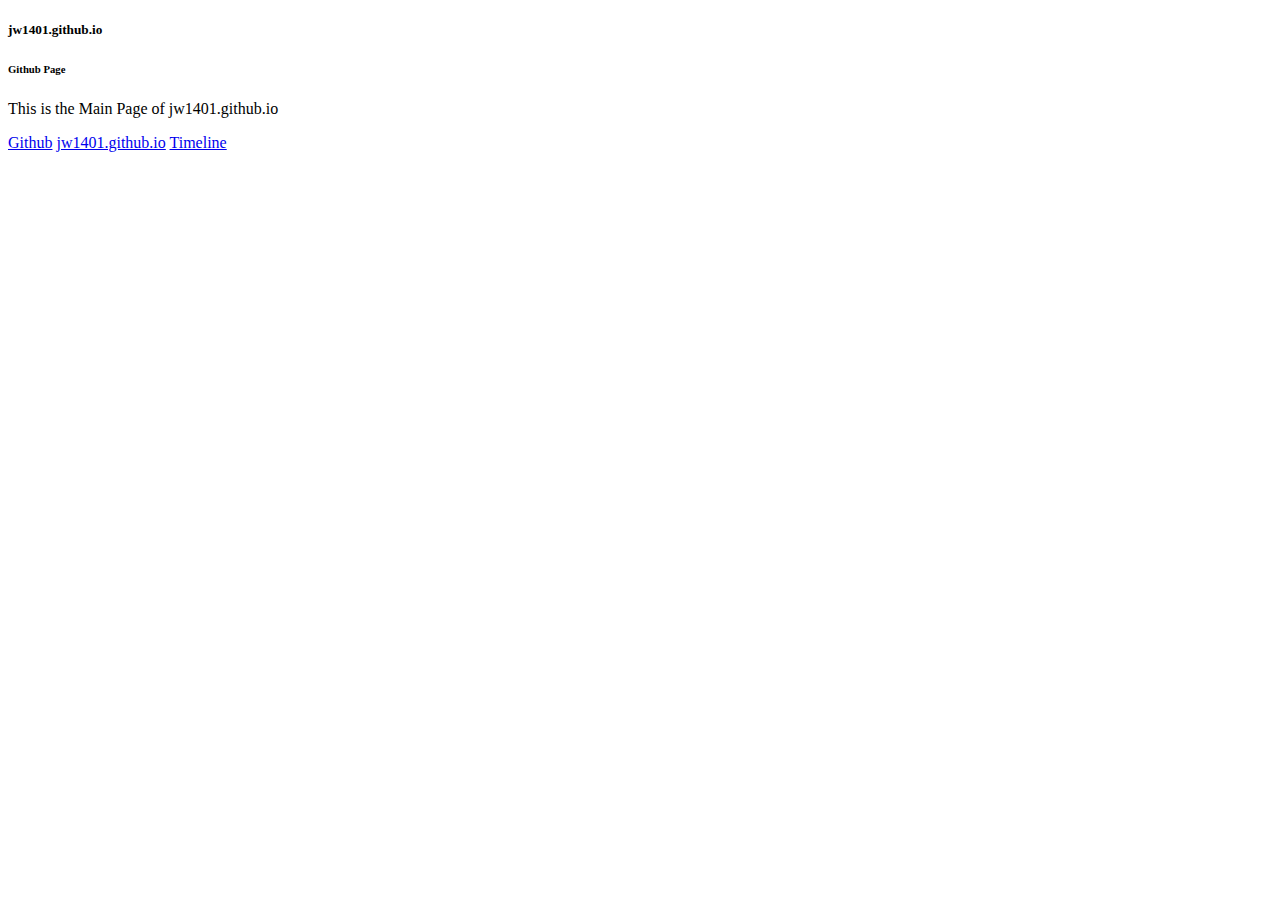
<file: index.html>
<!doctype html>
<html lang="en" style="min-height: 100%;height: 100%;">

<head>
    <meta charset="utf-8">
    <meta name="viewport" content="width=device-width, initial-scale=1">
    <title>jw1401.github.io</title>
    <link href="https://cdn.jsdelivr.net/npm/bootstrap@5.3.1/dist/css/bootstrap.min.css" rel="stylesheet"
        integrity="sha384-4bw+/aepP/YC94hEpVNVgiZdgIC5+VKNBQNGCHeKRQN+PtmoHDEXuppvnDJzQIu9" crossorigin="anonymous">
</head>

<body style="min-height: 100%;height: 100%;">

    <div class="container h-100">
        <div class="row align-items-center h-100">
            <div class="col-12 col-md-10 col-lg-8 mx-auto">

                <div class="card text-center">
                    <div class="card-body">
                        <h5 class="card-title">jw1401.github.io</h5>
                        <h6 class="card-subtitle mb-2 text-muted">Github Page</h6>
                        <p class="card-text">This is the Main Page of jw1401.github.io</p>
                        <a href="https://www.github.com" class="card-link">Github</a>
                        <a href="https://jw1401.github.io" class="card-link">jw1401.github.io</a>
                        <a href="https://jw1401.github.io/timeline.html" class="card-link">Timeline</a>
                    </div>
                </div>

            </div>
        </div>
    </div>

    <script src="https://cdn.jsdelivr.net/npm/bootstrap@5.3.1/dist/js/bootstrap.bundle.min.js"
        integrity="sha384-HwwvtgBNo3bZJJLYd8oVXjrBZt8cqVSpeBNS5n7C8IVInixGAoxmnlMuBnhbgrkm"
        crossorigin="anonymous"></script>
</body>

</html>
</file>
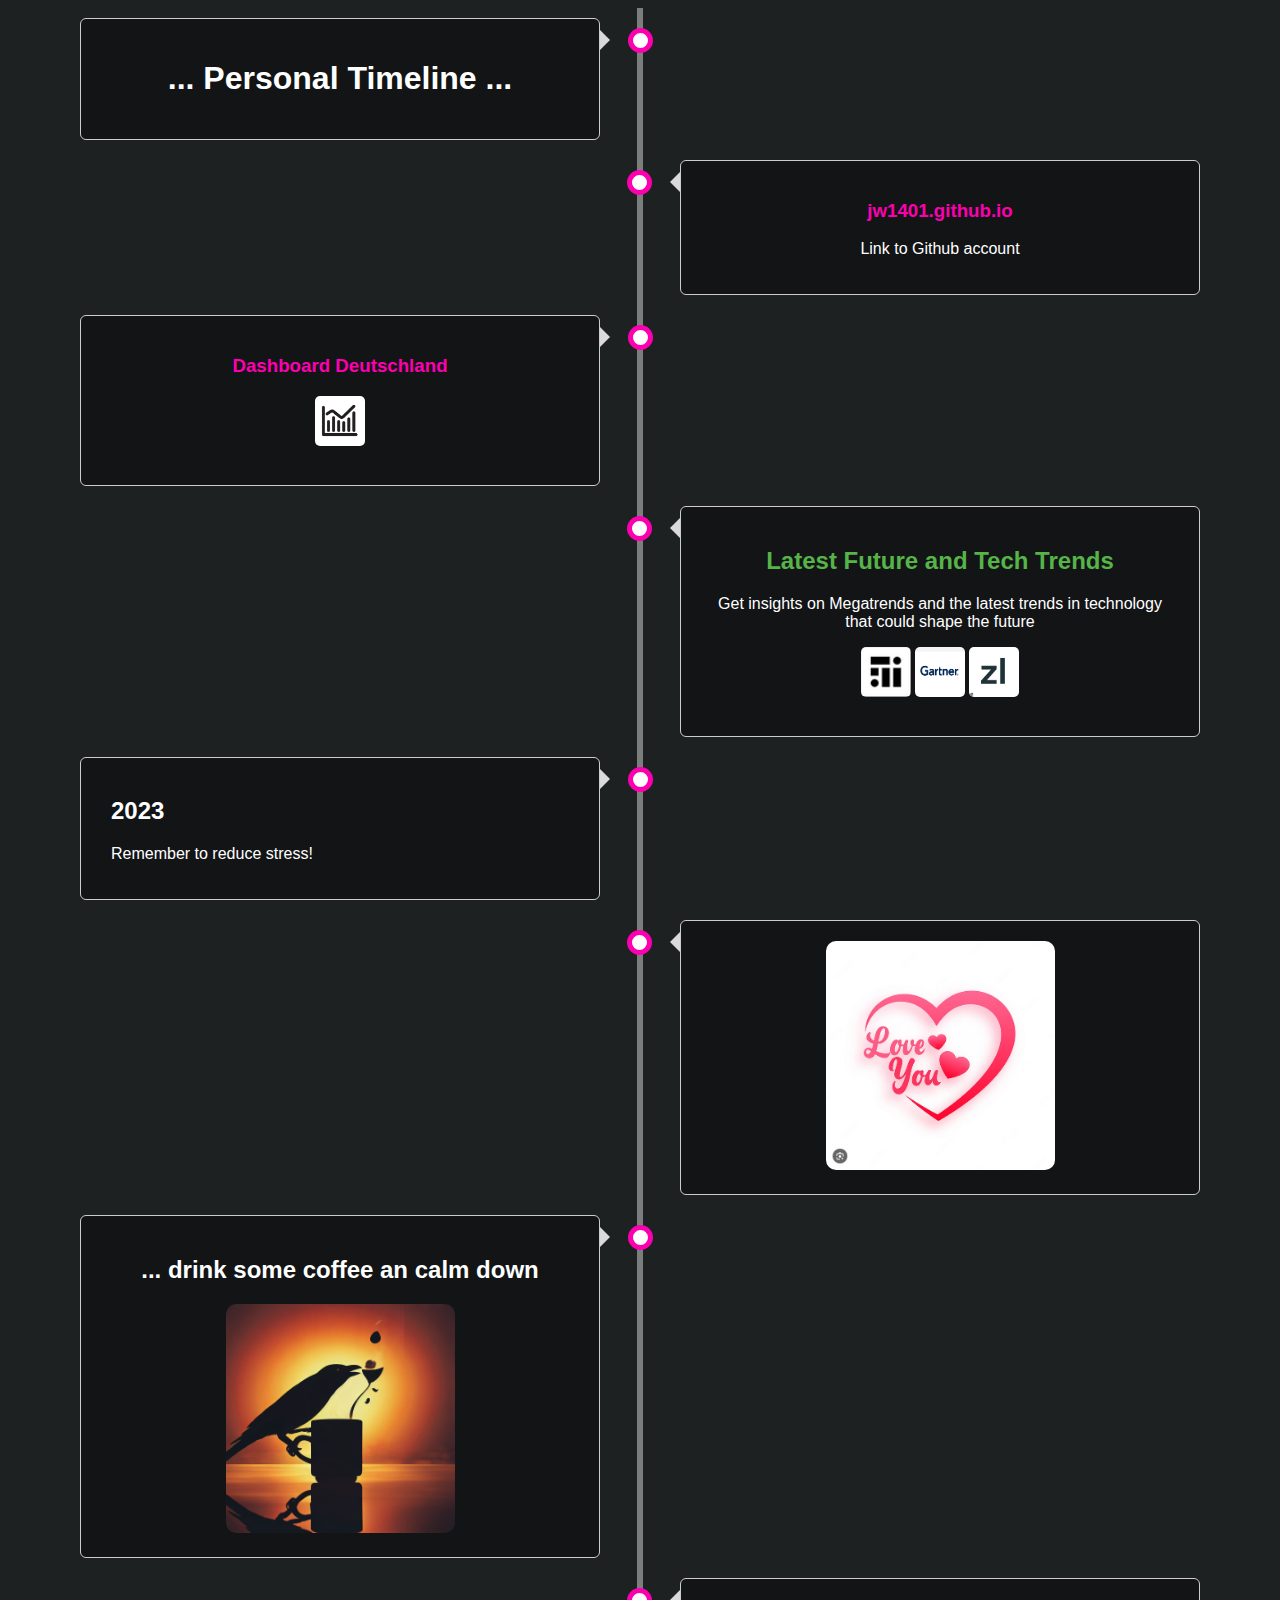
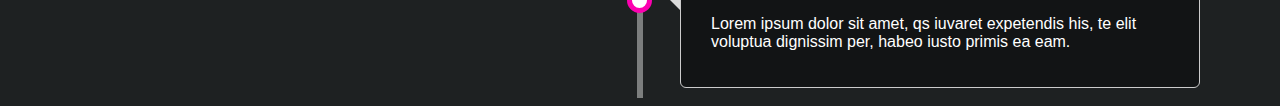
<file: timeline.html>
<!DOCTYPE html>
<html>

<head>
  <meta name="viewport" content="width=device-width, initial-scale=1.0">
  <link rel="stylesheet" type="text/css" href="style.css">
</head>

<body>

  <div class="timeline">
    <div class="container left">
      <div class="content" style="text-align: center;">
        <h1>... Personal Timeline ...</h1>

      </div>
    </div>

    <div class="container right">
      <div class="content" style="text-align:center">
        <a href="https://jw1401.github.io" target="_blank">
          <h3>jw1401.github.io</h3>
        </a>
        <p>Link to Github account</p>
      </div>
    </div>

    <div class="container left">
      <div class="content" style="text-align:center">
        <a href="https://www.dashboard-deutschland.de/" target="_blank">
          <h3>Dashboard Deutschland</h3>
        </a>
        <img src="statistics.png" width="50px" height="50px" style="margin-bottom: 15px; border-radius: 10%; ">
      </div>
    </div>

    <div class="container right">

      <div class="content" style="text-align:center">

        <h2 style="color:rgb(86, 180, 73)">Latest Future and Tech Trends</h2>
        <p>Get insights on Megatrends and the latest trends in technology that could shape the future</p>

        <a href="https://futuretodayinstitute.com/" target="_blank"><img src="fit.png" width="50px" height="50px"
            style="margin-bottom: 15px; border-radius: 10%; "></a>
        <a href="https://www.gartner.de/de" target="_blank"> <img src="Gartner.png" width="50px" height="50px"
            style="margin-bottom: 15px; border-radius: 10%; "></a>
        <a href="https://www.zukunftsinstitut.de/" target="_blank"> <img src="zi.png" width="50px" height="50px"
            style="margin-bottom: 15px; border-radius: 10%; "></a>

      </div>

    </div>

    <div class="container left">
      <div class="content">
        <h2>2023</h2>
        <p>Remember to reduce stress!</p>
      </div>
    </div>

    <div class="container right">
      <div class="content" style="text-align: center;">

        <img src="love.png" width="50%" style="border-radius: 10px;">
      </div>
    </div>

    <div class="container left">
      <div class="content" style="text-align:center">
        <h2>... drink some coffee an calm down</h2>

        <img src="blackbird.jpg" width="50%" style="border-radius: 10px;">

      </div>
    </div>

    <div class="container right">
      <div class="content">

        <p>Lorem ipsum dolor sit amet, qs iuvaret expetendis his, te elit voluptua dignissim per, habeo iusto primis ea
          eam.</p>
      </div>
    </div>

  </div>

</body>

</html>
</file>
<file: style.css>
* {
  box-sizing: border-box;
}

body {
  background-color: #1e2122;
  font-family: Helvetica, sans-serif;
  color: white;
}

a{
  color:#fc00b0;  
  text-decoration: none;
}

/* The actual timeline (the vertical ruler) */
.timeline {
  position: relative;
  max-width: 1200px;
  margin: 0 auto;
}

/* The actual timeline (the vertical ruler) */
.timeline::after {
  content: '';
  position: absolute;
  width: 6px;
  background-color: rgba(255, 255, 255, 0.418);
  top: 0;
  bottom: 0;
  left: 50%;
  margin-left: -3px;
}

/* Container around content */
.container {
  padding: 10px 40px;
  position: relative;
  background-color: inherit;
  width: 50%;
}

/* The circles on the timeline */
.container::after {
  content: '';
  position: absolute;
  width: 15px;
  height: 15px;
  right: -13px;
  background-color: rgb(255, 255, 255);
  border: 5px solid #fc00b0;
  top: 20px;
  border-radius: 50%;
  z-index: 1;
}

/* Place the container to the left */
.left {
  left: 0;
}

/* Place the container to the right */
.right {
  left: 50%;
}

/* Add arrows to the left container (pointing right) */
.left::before {
  content: " ";
  height: 0;
  position: absolute;
  top: 22px;
  width: 0;
  z-index: 1;
  right: 30px;
  border: medium solid white;
  border-width: 10px 0 10px 10px;
  border-color: transparent transparent transparent rgb(218, 218, 218);
}

/* Add arrows to the right container (pointing left) */
.right::before {
  content: " ";
  height: 0;
  position: absolute;
  top: 22px;
  width: 0;
  z-index: 1;
  left: 30px;
  border: medium solid white;
  border-width: 10px 10px 10px 0;
  border-color: transparent rgb(218, 218, 218) transparent transparent;
}

/* Fix the circle for containers on the right side */
.right::after {
  left: -13px;
}

/* The actual content */
.content {
  padding: 20px 30px;
  background-color: rgba(0, 0, 0, 0.377);
  border: solid 1px rgb(204, 204, 204);
  position: relative;
  border-radius: 6px;
}

/* Media queries - Responsive timeline on screens less than 600px wide */
@media screen and (max-width: 600px) {

  /* Place the timelime to the left */
  .timeline::after {
    left: 31px;
  }

  /* Full-width containers */
  .container {
    width: 100%;
    padding-left: 70px;
    padding-right: 25px;
  }

  /* Make sure that all arrows are pointing leftwards */
  .container::before {
    left: 60px;
    border: medium solid white;
    border-width: 10px 10px 10px 0;
    border-color: transparent white transparent transparent;
  }

  /* Make sure all circles are at the same spot */
  .left::after,
  .right::after {
    left: 18px;
  }

  /* Make all right containers behave like the left ones */
  .right {
    left: 0%;
  }
}
</file>
